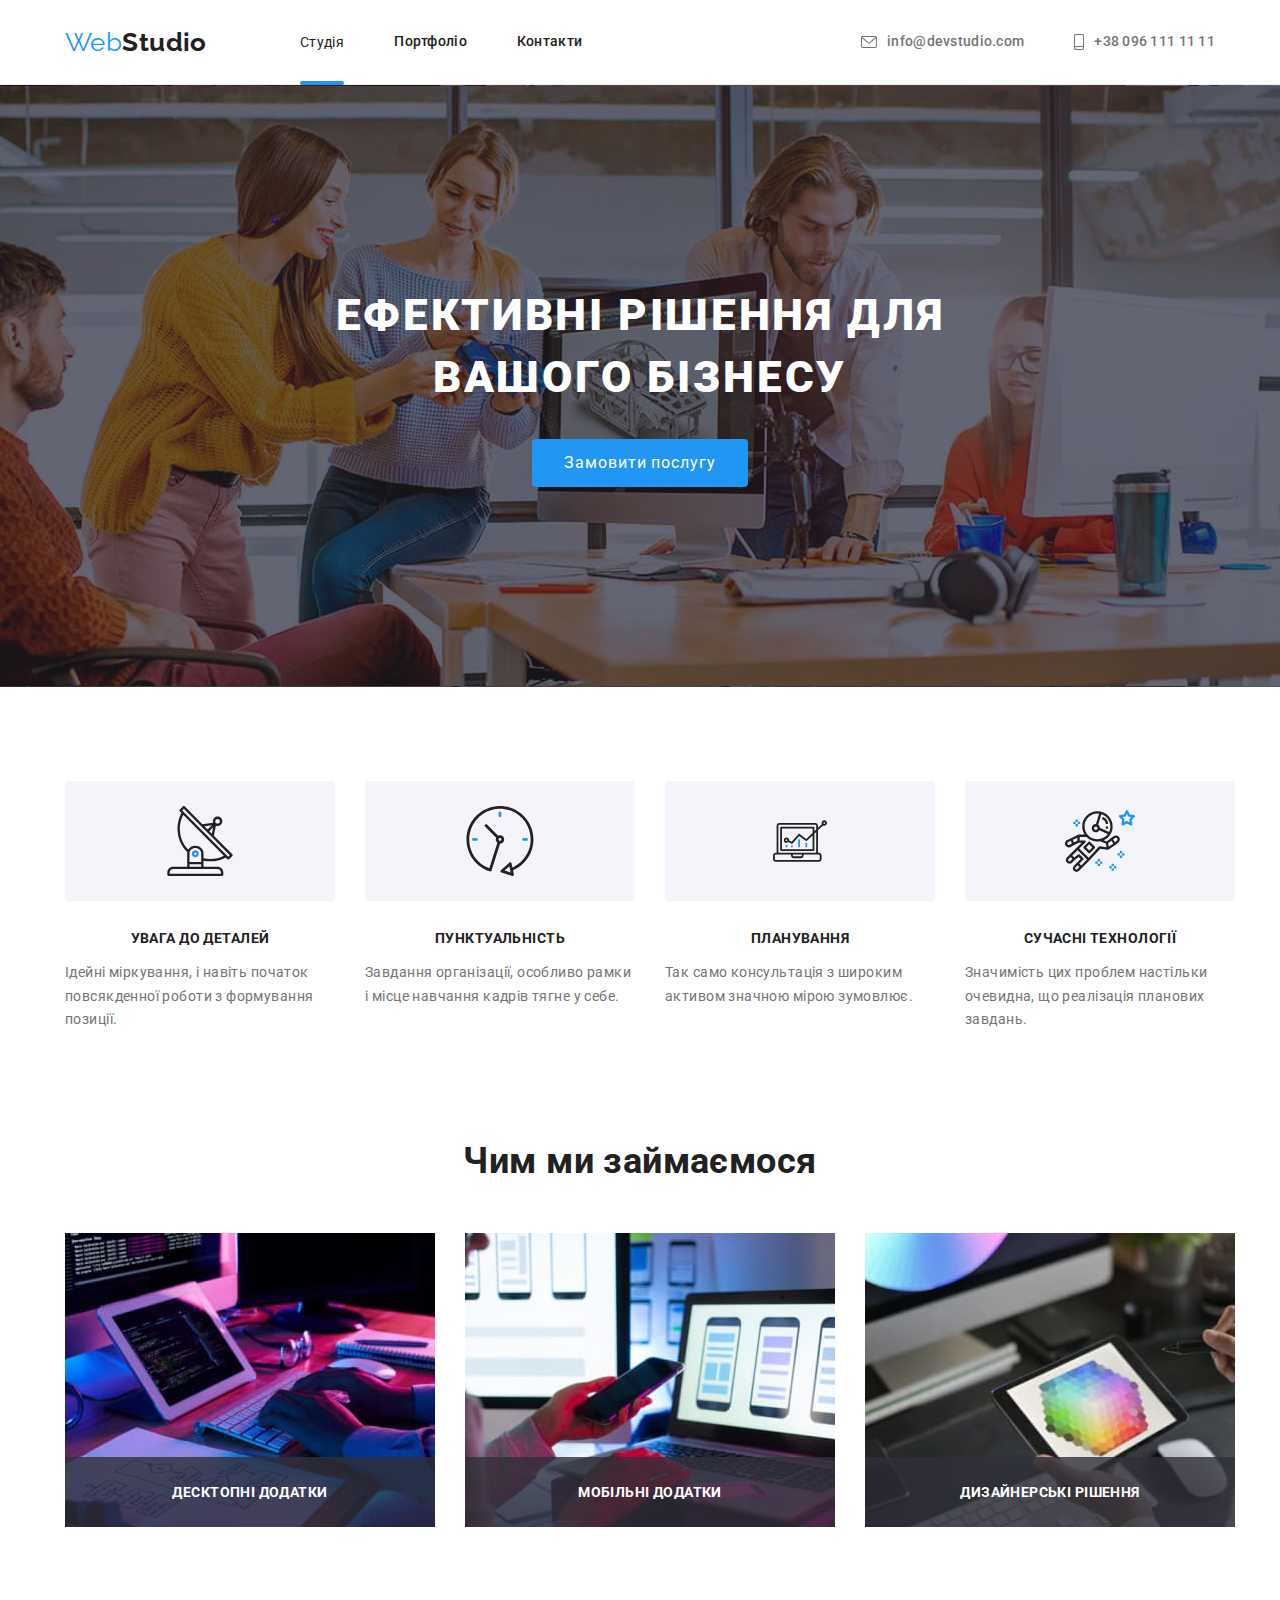
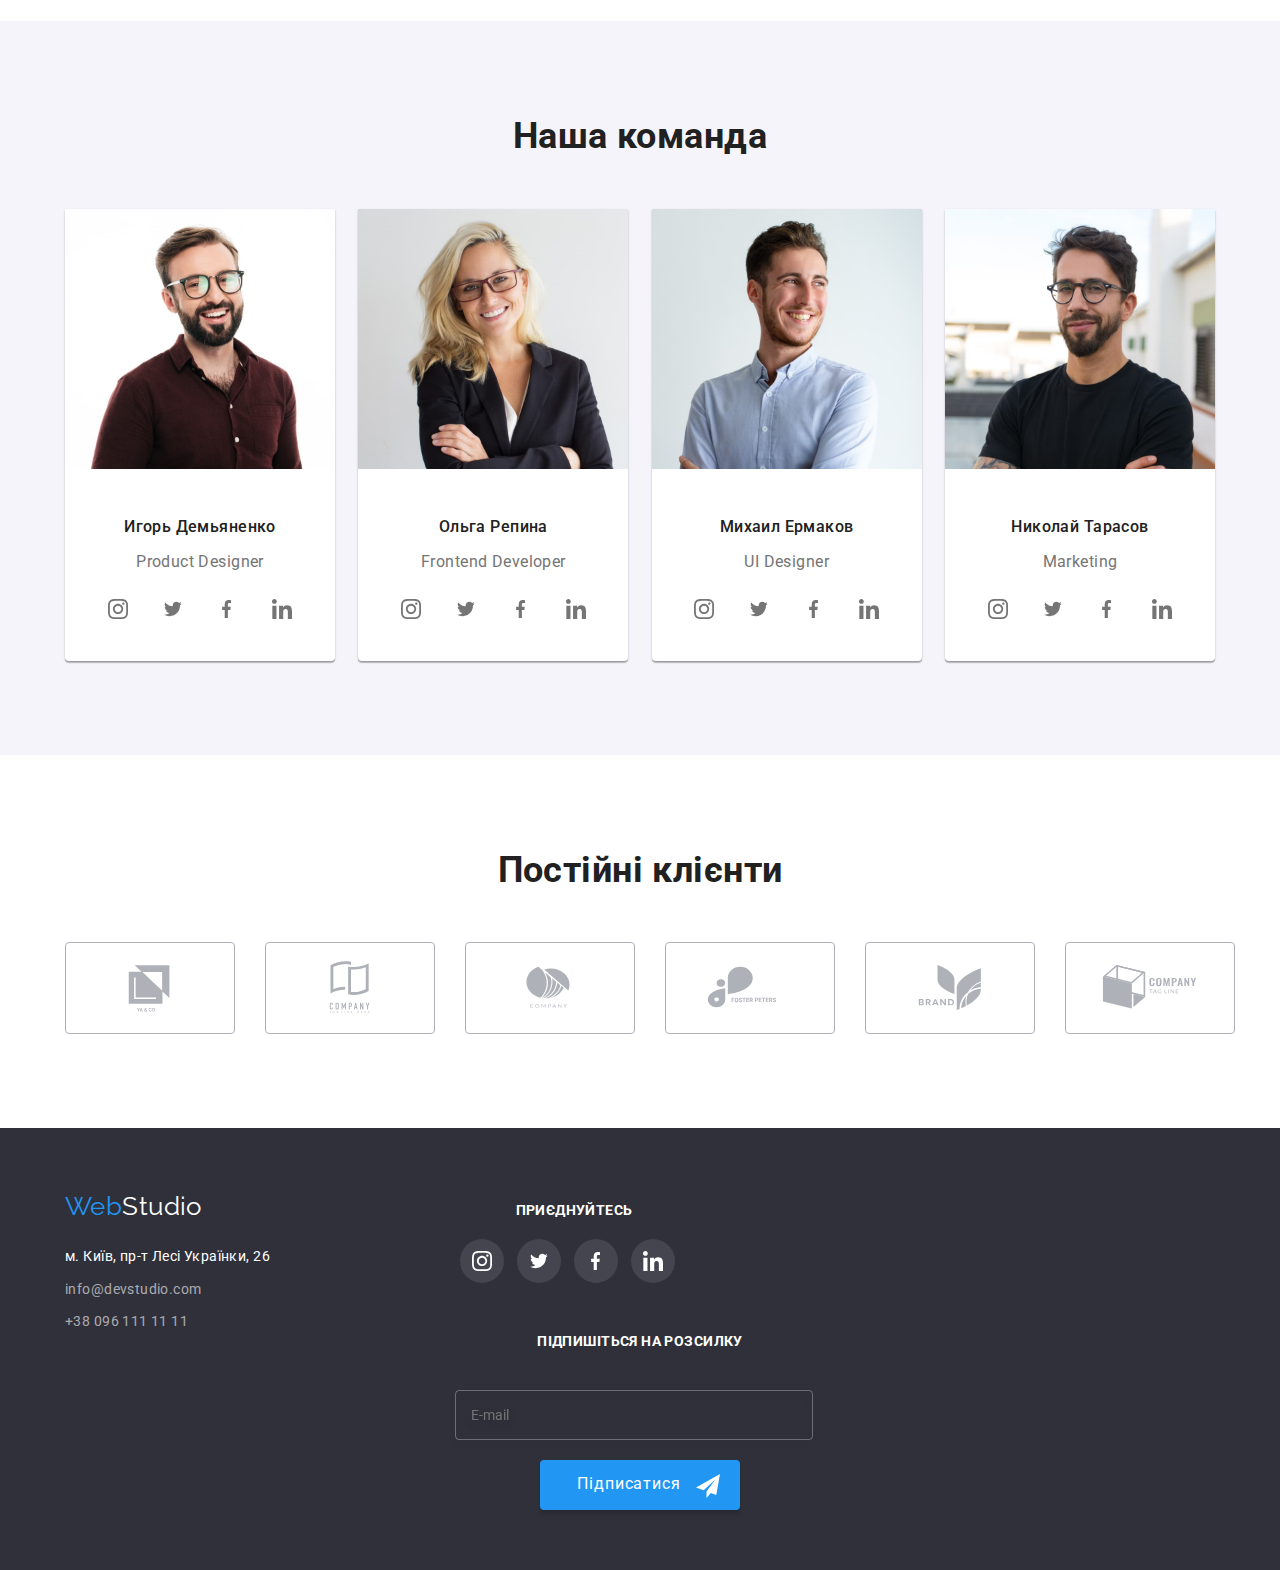
<file: index.html>
<!DOCTYPE html>
<html lang="ru">
<head>
    <meta charset="UTF-8">
    <meta http-equiv="X-UA-Compatible" content="IE=edge">
    <meta name="viewport" content="width=device-width, initial-scale=1.0">
    <link href="https://fonts.googleapis.com/css2?family=Raleway:wght@700&family=Roboto:wght@400;500;700;900&display=swap" rel="stylesheet">
    <link rel="stylesheet" href="https://cdnjs.cloudflare.com/ajax/libs/modern-normalize/1.1.0/modern-normalize.min.css">
    <link rel="stylesheet" href="./css/main.min.css">
    <title>studio</title>
</head>
<body>
 <header class="header">
         <div class="container main-nav"> 
        <nav class="main-nav">
            <a href="./index.html" class="logo list"><span>Web</span>Studio</a>
            <div class="menu-btn" data-menu-open> <svg width="40" height="40">
                <use xlink:href="./images/icons.svg#menu"></use>
            </svg></div>
        <ul class="site-nav list">
            <li class="item"><a href="./index.html" class=" header-link accent-link list">Студія</a></li>
            <li class="item"><a href="./portfolio.html" class="header-link link list">Портфоліо</a></li>
            <li class="item"><a href="#" class="link list">Контакти</a></li>
        </ul>
        </nav>
        <ul class="info-nav list">
            <li class="item"><a href="mailto:info@devstudio.com"class="item list"><svg class="letter-icon link"><use href="./images/icons.svg#letter"></use></svg>info@devstudio.com</a></li>
            <li class="item"><a href="tel:+380961111111"class="item list"><svg class="phone-icon link"><use href="./images/icons.svg#phone"></use></svg>+38 096 111 11 11</a></li>
    </ul>
</div>
    </header>
    <div class="mobile-backdrop is-hidden" data-menu>
        <div class="menu list">
            <button type="button" class="menu__btn--close" data-menu-close>
                <svg width="40" height="40" class="menu__btn--icon">
                    <use xlink:href="./images/icons.svg#close"></use>
                </svg>
            </button>
            <ul class="menu__nav list">
                <li class="menu__nav--item">
                    <a class="current" href="./index.html">Студия</a>
                </li>
                <li class="menu__nav--item">
                    <a href="./portfolio.html">Портфолио</a>
                </li>
                <li class="menu__nav--item">
                    <a href="#address">Контакты</a>
                </li>
            </ul>
            <ul class="menu__contacts list">
                <li class="menu__contacts--item menu__contacts--item--phone">
                    <a href="tel:380961111111">
                        +38 096 111 11 11
                    </a>
                </li>
                <li class="menu__contacts--item list">
                    <a href="mailto:info@devstudio.com">
                        info@devstudio.com
                    </a>
                </li>
            </ul>
            <ul class="menu__socials list">
                <li class="menu__socials--item">
                    <a href="#">
                        Instagram
                    </a>
                </li>
                <li class="menu__socials--item">
                    <a href="#">
                        Twitter
                    </a>
                </li>
                <li class="menu__socials--item">
                    <a href="#">
                        Facebook
                    </a>
                </li>
                <li class="menu__socials--item">
                    <a href="#">
                        LinkedIn
                    </a>
                </li>
            </ul>
        </div>
    </div>
    <main>
 <section class="hero">
        <h1 class="hero__title">Ефективні рішення для вашого бізнесу</h1>
        <button class="button" data-modal-open  type="button">Замовити послугу</button>
    </section>
    <section class="section about">
        <div class="container">
        <h2 class="hidden">Про нас</h2>
        <ul class="quality-list list">
            <li class="feature-list">
                <div class="quality-icon"><svg class="antenna" widht="65" height="70">
                    <use href="./images/icons.svg#antenna"></use>
                </svg>  </div> 
                <h3 class="title">УВАГА ДО ДЕТАЛЕЙ</h3>
                <p class="segment">Ідейні міркування, і навіть початок повсякденної роботи з формування позиції.</p>
            </li>
            <li class="feature-list">
                <div class="quality-icon"><svg class="clock"widht="67" height="70">
                    <use href="./images/icons.svg#clock"></use>
                </svg>   
                </div>
                <h3 class="title">ПУНКТУАЛЬНІСТЬ</h3>
                <p class="segment">Завдання організації, особливо рамки і місце навчання кадрів тягне у себе.</p>
            </li>
            <li class="feature-list">
                <div class="quality-icon"><svg class="diagram" widht="70" height="54">
                    <use href="./images/icons.svg#diagram"></use>
                </svg>   
                </div>
                <h3 class="title">ПЛАНУВАННЯ</h3>
                <p class="segment">Так само консультація з широким активом значною мірою зумовлює.</p>
            </li>
            <li class="feature-list">
                <div class="quality-icon"><svg class="astronaut" width="70" height="70">
                    <use href="./images/icons.svg#astronaut"></use>
                </svg>   
                </div>
                <h3 class="title">СУЧАСНІ ТЕХНОЛОГІЇ</h3>
                <p class="segment">Значимість цих проблем настільки очевидна, що реалізація планових завдань.</p>
            </li>
        </ul>
    </div>
    </section>
    <section class="section-work list">
        <div class="container">
        <h2 class="section__title">Чим ми займаємося</h2>
        <ul class="work list">
            <li><div class="work__app"><img src="./images/box1.jpg"alt="workflow" width="370">
            <h2 class="work__product list">Десктопні додатки</h2>
        </div></li>
            <li><div class="work__app"><img src="./images/box2.jpg" alt="workflow" width="370">
                <h2 class="work__product list">Мобільні додатки</h2>
            </div></li>
            <li><div class="work__app"><img src="./images/box3.jpg" alt="workflow" width="370">
                <h2 class="work__product list">Дизайнерські рішення</h2>
            </div></li>
        </ul>
    </div>
</section>
     <section class="section-team">
        <div class="container">
        <h2 class="section__title">Наша команда</h2>
        <ul class="member-list list">
            <li class="member">
                <img src="./images/member1.jpg" alt="teammember" width="270">
                <h3 class="title">Игорь Демьяненко</h3>
                <p class="segment">Product Designer</p>
                <div>
                    <ul class="team-media list"> 
                        <li><a href="" class="link-icon">
                        <svg class="icon" width="20" height="20">
                            <use href="./images/icons.svg#instagram"></use>
                        </svg></a></li>
                        <li><a href="" class="link-icon">
                        <svg class="icon" width="20" height="16">
                            <use href="./images/icons.svg#twitter"></use>
                        </svg></a></li>
                        <li><a href="" class="link-icon">
                        <svg class="icon" width="10" height="20">
                            <use href="./images/icons.svg#facebook"></use>
                        </svg></a></li> 
                        <li><a href="" class="link-icon">
                        <svg class="icon" width="20" height="20">
                            <use href="./images/icons.svg#linkedin"></use>
                        </svg></a></li>
                </ul></div>
            <li class="member">
                <img src="./images/member2.jpg" alt="teammember" width="270">
                <h3 class="title">Ольга Репина</h3>
                <p class="segment">Frontend Developer</p>
                <div>
                    <ul class="team-media list"> 
                        <li><a href="" class="link-icon">
                        <svg class="icon" width="20" height="20">
                            <use href="./images/icons.svg#instagram"></use>
                        </svg></a></li>
                        <li><a href="" class="link-icon">
                        <svg class="icon" width="20" height="16">
                            <use href="./images/icons.svg#twitter"></use>
                        </svg></a></li>
                        <li><a href="" class="link-icon">
                        <svg class="icon" width="10" height="20">
                            <use href="./images/icons.svg#facebook"></use>
                        </svg></a></li> 
                        <li><a href="" class="link-icon">
                        <svg class="icon" width="20" height="20">
                            <use href="./images/icons.svg#linkedin"></use>
                        </svg></a></li>
                </ul></div>
            </li>
            <li class="member">
                <img src="./images/member4.jpg" alt="teammember" width="270">
                <h3 class="title">Михаил Ермаков</h3>
                <p class="segment">UI Designer</p>
                <div>
                    <ul class="team-media list"> 
                        <li><a href="" class="link-icon">
                        <svg class="icon" width="20" height="20">
                            <use href="./images/icons.svg#instagram"></use>
                        </svg></a></li>
                        <li><a href="" class="link-icon">
                        <svg class="icon" width="20" height="16">
                            <use href="./images/icons.svg#twitter"></use>
                        </svg></a></li>
                        <li><a href="" class="link-icon">
                        <svg class="icon" width="10" height="20">
                            <use href="./images/icons.svg#facebook"></use>
                        </svg></a></li> 
                        <li><a href="" class="link-icon">
                        <svg class="icon" width="20" height="20">
                            <use href="./images/icons.svg#linkedin"></use>
                        </svg></a></li>
                </ul></div>
            </li>
            <li class="member">
                <img src="./images/member3.jpg" alt="teammember" width="270">
                <h3 class="title">Николай Тарасов</h3>
                <p class="segment">Marketing</p>
                <div>
                    <ul class="team-media list"> 
                        <li><a href="" class="link-icon">
                        <svg class="icon" width="20" height="20">
                            <use href="./images/icons.svg#instagram"></use>
                        </svg></a></li>
                        <li><a href="" class="link-icon">
                        <svg class="icon" width="20" height="16">
                            <use href="./images/icons.svg#twitter"></use>
                        </svg></a></li>
                        <li><a href="" class="link-icon">
                        <svg class="icon" width="10" height="20">
                            <use href="./images/icons.svg#facebook"></use>
                        </svg></a></li> 
                        <li><a href="" class="link-icon">
                        <svg class="icon" width="20" height="20">
                            <use href="./images/icons.svg#linkedin"></use>
                        </svg></a></li>
                </ul></div>
            </li>
        </ul>
    </div>
    </section>
    <section class="section-client">
        <div class="container">
        <h2 class="section__title">Постійні клієнти</h2>
        <ul class="company-list list">
            <li>
                <a href="" class="company-list__link">
                    <svg class="company-list__icon"  width="106" height="60">
                        <use href="./images/icons.svg#logo-1"></use>
                    </svg>
                </a>
            </li>
            <li>
                <a href="" class="company-list__link">
                    <svg class="company-list__icon" width="106" height="60">
                        <use href="./images/icons.svg#logo-2"></use>
                    </svg>
                </a>
            </li>
            <li>
                <a href="" class="company-list__link" >
                    <svg class="company-list__icon" width="106" height="60">
                        <use href="./images/icons.svg#logo-3"></use>
                    </svg>
                </a>
            </li>
            <li>
                <a href="" class="company-list__link">
                    <svg class="company-list__icon" width="106" height="60">
                        <use href="./images/icons.svg#logo-4"></use>
                    </svg>
                </a>
            </li>
            <li>
                <a href="" class="company-list__link">
                    <svg class="company-list__icon" width="106" height="60">
                        <use href="./images/icons.svg#logo-5"></use>
                    </svg>
                </a>
            </li>
            <li>
                <a href="" class="company-list__link">
                    <svg class="company-list__icon" width="106" height="60">
                        <use href="./images/icons.svg#logo-6"></use>
                    </svg>
                </a>
            </li>
            
        </ul>
    </div>
    </section>
</main> 
<footer class="footer"> 
    <div class="container flex-ftr">
        <div class="base">
    <div class="ftr-address">
    <a href="./index.html" class="footer-logo list"><span>Web</span>Studio</a>
    <address>
        <ul class="footer-info list">
            <li class="ftr-item"><a href="https://goo.gl/maps/piqngm7oDQpEDh6u6" class="address list" target="_blank" rel="noopener nofollow noreferrer">м. Київ, пр-т Лесі Українки, 26</a></li>
            <li class="ftr-item"><a href="mailto:info@devstudio.com"class="link list" list>info@devstudio.com</a></li>
            <li class="ftr-item"><a href="tel:+380961111111"class="link list">+38 096 111 11 11</a></li>
        </ul>
    </address></div>
    <div class="conect">
        <h2 class="ftr-title">приєднуйтесь</h2>
   <ul class="ftr-list list">
      <li >
       <a  class="ftr-icon" href="#">
           <svg class="icon" width="20"height="20">
               <use href="./images/icons.svg#instagram"width="20"height="20"></use>
           </svg>
       </a>
      </li>
      <li>
       <a class="ftr-icon" href="#">
           <svg class="icon" width="20"height="16">
               <use href="./images/icons.svg#twitter"></use>
           </svg>
       </a>
      </li>
      <li >
       <a class="ftr-icon" href="#">
           <svg class="icon"width="10"height="20">
               <use href="./images/icons.svg#facebook"></use>
           </svg>
       </a>
      </li>
      <li >
       <a class="ftr-icon" href="#">
           <svg class="icon" width="20"height="20">
               <use href="./images/icons.svg#linkedin"></use>
           </svg>
       </a>
      </li>
   </ul></div></div>
   <form class="ftr-form list">
    <div class="ftr-group list">
        <h2 class="ftr-title">Підпишіться на розсилку</h2>
    <input type="email" name="mail" id="mail" placeholder="E-mail">
    <button class="button btn-form-ftr" type="submit">
        Підписатися <svg class="ftr-form-icon" Width="24px" Height="24px">
            <use href="./images/icons.svg#send-form"></use>
        </svg> </button>
    </div>
   </form>
</div>

</footer>
<div class="backdrop is-hidden" data-modal>
    <div class="modal">
        <button class="close" data-modal-close> <svg width="18"height="18"><use href="./images/icons.svg#close"></use></svg> </button>
        <h2 class="group-title list">Залиште свої дані, ми вам передзвонимо</h2>
        <form  class="form">
            <div class="form-group list">
            <label for="name" class="form-label">Ім'я</label>
            <span class="form-icon"><svg  width="18px"
                height="18px">
                <use href="./images/icons.svg#person-form"></use>
            </svg></span>
            <input class="form-input" type="text" name="name" id="name" > 
        </div>
        <div class="form-group list">
            <label for="tel" class="form-label">Телефон</label>
            <span class="form-icon"><svg width="18px"
                height="18px">
                <use href="./images/icons.svg#phone-form"></use>
            </svg></span>
            <input class="form-input" type="tel" name="tel" id="tel">
        </div>
        <div class="form-group list">
            <label for="mail" class="form-label">Пошта</label>
            <span class="form-icon"><svg  width="18px"
                height="18px">
                <use href="./images/icons.svg#email-form"></use>
            </svg></span>
            <input class="form-input" type="email" name="mail" id="mail">
        </div>
        <div class="form-group-text list"> 
            <label for="coment" class="label-text">Коментар</label>
            <textarea  name="coment" id="coment" placeholder="Введіть текст"></textarea>
        </div>
        <label class="consent" for="checkbox">
            <input class="checkbox hidden" type="checkbox" name="consent" checked id="checkbox"/>
            <span class="form-consent">
              <svg class="consent-icon" width="16px" height="15px">
                <use href="./images/icons.svg#check"></use>
              </svg>
            </span>
            <span class="consent-text">Погоджуюся з розсилкою та приймаю<a class="consent-text-link" href="">  Умови договору</a></span>
        </label>
        <div class="button form-btn list">
            <button type="submit">Відправити</button>
        </div>
        </form>
        
    </div>
</div>
<script src="./js/mobile-menu.js"></script>
<script src="./js/modal.js"></script>
</body>
</html>
</file>
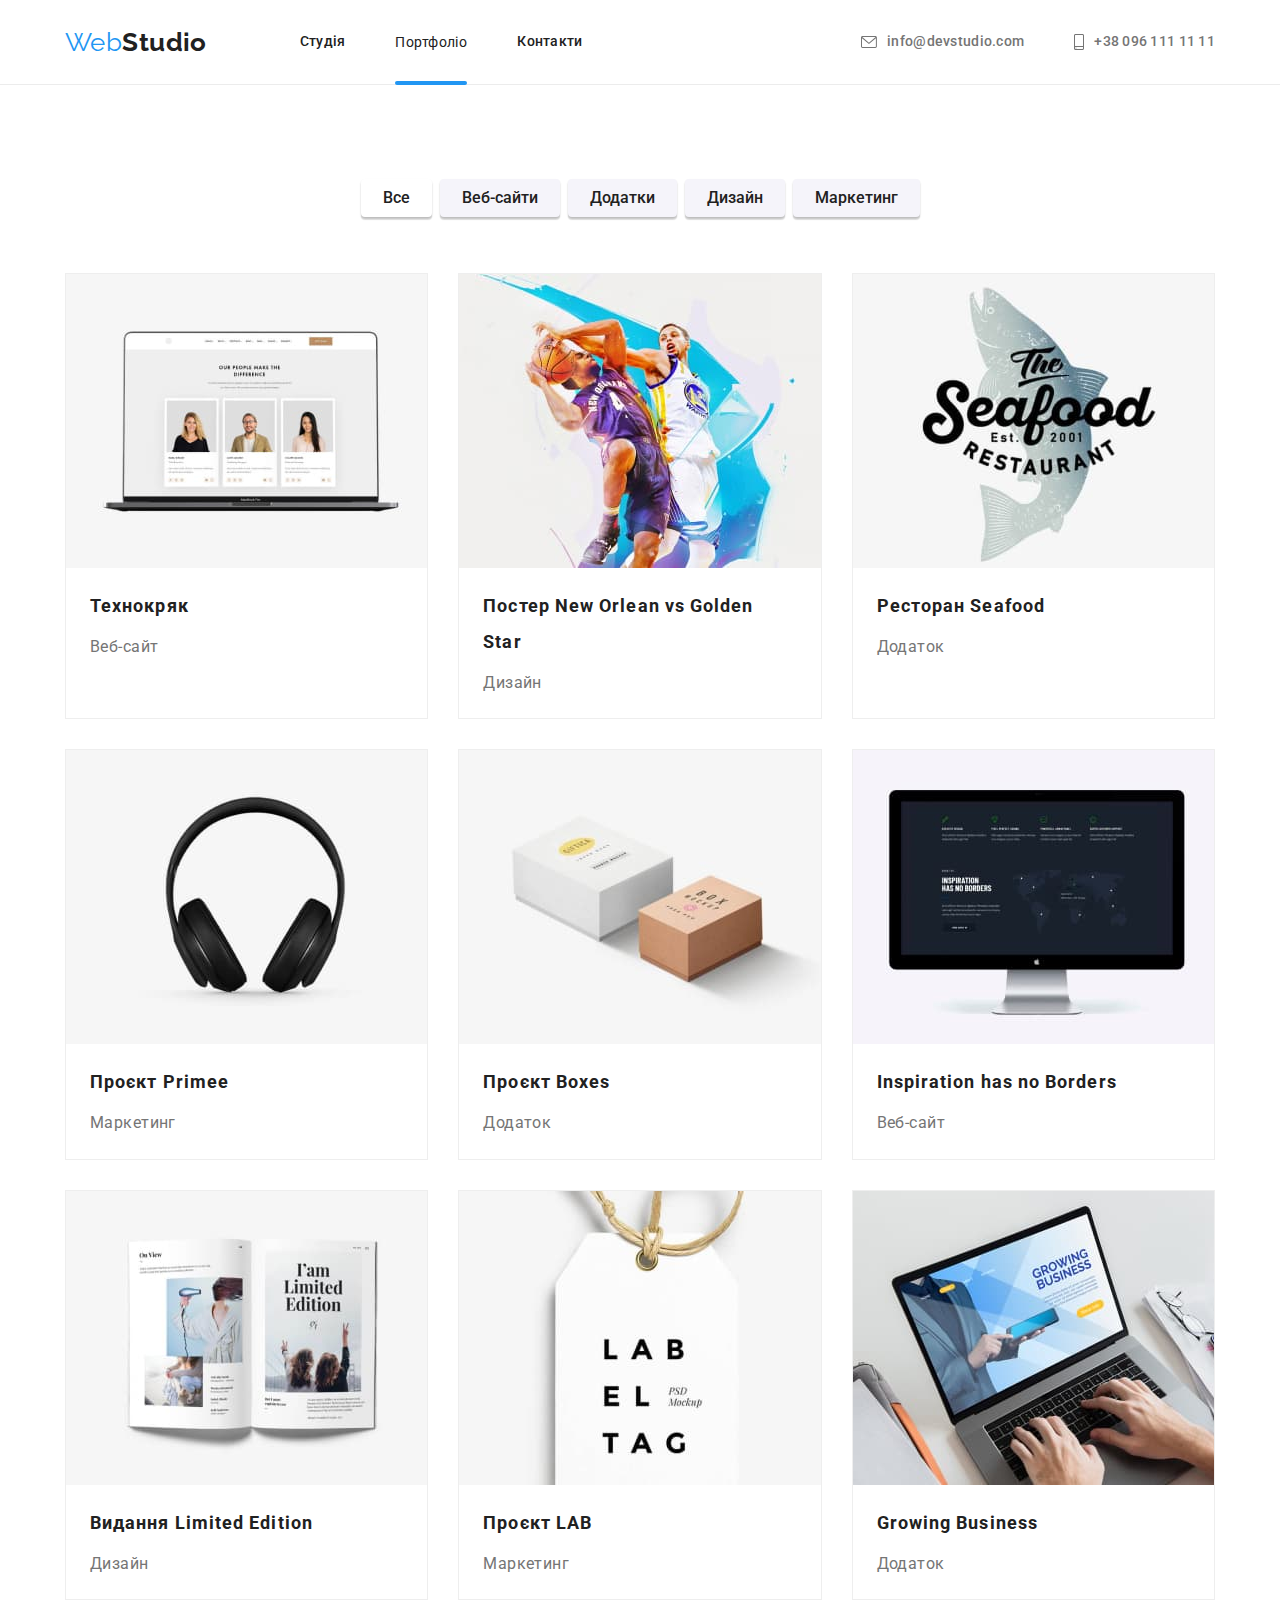
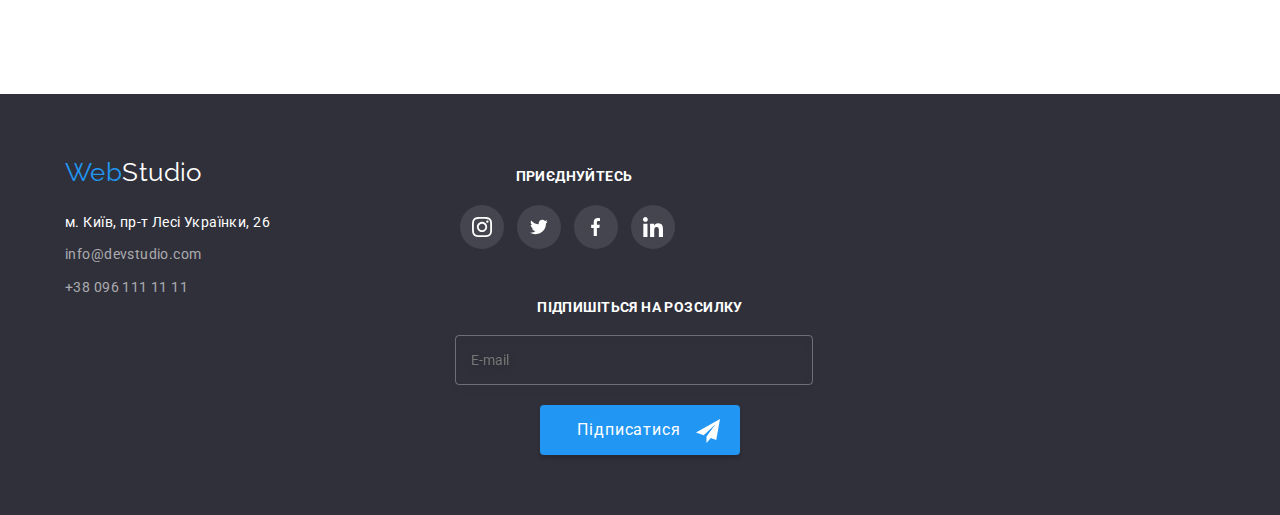
<file: portfolio.html>
<!DOCTYPE html>
<html lang="ru">
<head>
    <meta charset="UTF-8">
    <meta http-equiv="X-UA-Compatible" content="IE=edge">
    <meta name="viewport" content="width=device-width, initial-scale=1.0">
    <link href="https://fonts.googleapis.com/css2?family=Raleway:wght@700&family=Roboto:wght@400;500;700&display=swap" rel="stylesheet">
    <link rel="stylesheet" href="https://cdnjs.cloudflare.com/ajax/libs/modern-normalize/1.1.0/modern-normalize.min.css">
    <link rel="stylesheet" href="./css/main.min.css">
    <title>portfolio</title>
</head>
<body>
   <header class="header">
        <div class="container main-nav">
        <nav class="main-nav">
            <a href="./index.html" class="logo list"><span>Web</span>Studio</a>
        <ul class="site-nav list">
            <li class="item"><a href="./index.html" class="link list">Студія</a></li>
            <li class="item"><a href="./portfolio.html" class="accent-link list">Портфоліо</a></li>
            <li class="item"><a href="#" class="link list">Контакти</a></li>
        </ul>
        </nav>
        <ul class="info-nav list">
            <li class="item"><a href="mailto:info@devstudio.com"class="item list"><svg class="letter-icon link"><use href="./images/icons.svg#letter"></use></svg>info@devstudio.com</a></li>
            <li class="item"><a href="tel:+380961111111"class="item list"><svg class="phone-icon link"><use href="./images/icons.svg#phone"></use></svg>+38 096 111 11 11</a></li>
    </ul>
</div>
    </header>
    <main>
        <section class="section-project list">
            <div class="container">
            <h1 class="hidden">Портфолио</h1>
            <ul class="button-nav list">
           <li class="item"><button type="button" class="accent-btn">Все</button></li> 
           <li class="item"><button type="button">Веб-сайти</button></li> 
           <li class="item"><button type="button">Додатки</button></li> 
           <li class="item"><button type="button">Дизайн</button></li> 
           <li class="item"><button type="button">Маркетинг</button></li> 
        </ul>
        <ul class="project-list list">
            <li class="project">
                <a href="#"class="project-block list"><div class="project-thumb" >
                <img class="project-img" src="./images/project 1.jpg" alt="Проект">
                <p class="project-overlay list">Ресурс пропонує комплексні пропозиції з різним рівнем функціоналу та сервісів. Все це дозволить відвідувачу отримати вичерпні відомості про компанію чи приватну особу.</p>
            
                <h2 class="title">Технокряк</h2>
                <p class="segment">Веб-сайт</p>
        </div>
        </a></li>
            <li class="project">
                <a href="#"class="project-block list"><div class="project-thumb" >
                <img class="project-img" src="./images/project 2.jpg" alt="Проект"width: 370px>
                <p class="project-overlay list">Ресурс пропонує комплексні пропозиції з різним рівнем функціоналу та сервісів. Все це дозволить відвідувачу отримати вичерпні відомості про компанію чи приватну особу.</p>
                <h2 class="title">Постер New Orlean vs Golden Star</h2>
                <p class="segment">Дизайн</p>
            </div>
            </a></li>
            <li class="project">
                <a href="#"class="project-block list"><div class="project-thumb" >
                <img class="project-img" src="./images/project 3.jpg" alt="Проект"width: 370px>
                <p class="project-overlay list">Ресурс пропонує комплексні пропозиції з різним рівнем функціоналу та сервісів. Все це дозволить відвідувачу отримати вичерпні відомості про компанію чи приватну особу.</p>
                <h2 class="title">Ресторан Seafood</h2>
                <p class="segment">Додаток</p>
            </div>
            </a></li>
            <li class="project">
                <a href="#"class="project-block list"><div class="project-thumb" >
                <img class="project-img" src="./images/project 4.jpg" alt="Проект"width: 370px>
                <p class="project-overlay list">Ресурс пропонує комплексні пропозиції з різним рівнем функціоналу та сервісів. Все це дозволить відвідувачу отримати вичерпні відомості про компанію чи приватну особу.</p>
                <h2 class="title">Проєкт Primee</h2>
                <p class="segment">Маркетинг</p>
            </div>
            </a></li>
            <li class="project">
                <a href="#"class="project-block list"><div class="project-thumb" >
                <img class="project-img" src="./images/project 5.jpg" alt="Проект"width: 370px>
                <p class="project-overlay list">Ресурс пропонує комплексні пропозиції з різним рівнем функціоналу та сервісів. Все це дозволить відвідувачу отримати вичерпні відомості про компанію чи приватну особу.</p>
                <h2 class="title">Проєкт Boxes</h2>
                <p class="segment">Додаток</p>
            </div>
            </a></li>
            <li class="project">
                <a href="#"class="project-block list"><div class="project-thumb" >
                <img class="project-img" src="./images/project 6.jpg" alt="Проект"width: 370px>
                <p class="project-overlay list">Ресурс пропонує комплексні пропозиції з різним рівнем функціоналу та сервісів. Все це дозволить відвідувачу отримати вичерпні відомості про компанію чи приватну особу.</p>
                <h2 class="title">Inspiration has no Borders</h2>
                <p class="segment">Веб-сайт</p>
            </div>
            </a></li>
            <li class="project">
                <a href="#"class="project-block list"><div class="project-thumb" >
                <img class="project-img" src="./images/project 7.jpg" alt="Проект"width: 370px>
                <p class="project-overlay list">Ресурс пропонує комплексні пропозиції з різним рівнем функціоналу та сервісів. Все це дозволить відвідувачу отримати вичерпні відомості про компанію чи приватну особу.</p>
                <h2 class="title">Видання Limited Edition</h2>
                <p class="segment">Дизайн</p>
            </div>
            </a></li>
            <li class="project">
                <a href="#"class="project-block list"><div class="project-thumb" >
                <img class="project-img" src="./images/project 8.jpg" alt="Проект"width: 370px>
                <p class="project-overlay list">Ресурс пропонує комплексні пропозиції з різним рівнем функціоналу та сервісів. Все це дозволить відвідувачу отримати вичерпні відомості про компанію чи приватну особу.</p>
                <h2 class="title">Проєкт LAB</h2>
                <p class="segment">Маркетинг</p>
            </div>
            </a></li>
            <li class="project">
                <a href="#"class="project-block list"><div class="project-thumb" >
                <img class="project-img" src="./images/project 9.jpg" alt="Проект"width: 370px>
                <p class="project-overlay list">Ресурс пропонує комплексні пропозиції з різним рівнем функціоналу та сервісів. Все це дозволить відвідувачу отримати вичерпні відомості про компанію чи приватну особу.</p>
                <h2 class="title">Growing Business</h2>
                <p class="segment">Додаток</p>
            </div>
            </a></li>
        </ul>
    </div>
    </section>
    </main>
   <footer class="footer">
        <div class="container flex-ftr">
            <div class="base">
        <div class="ftr-address">
        <a href="./index.html" class="footer-logo list"><span>Web</span>Studio</a>
        <address>
            <ul class="footer-info list">
                <li class="ftr-item"><a href="https://goo.gl/maps/piqngm7oDQpEDh6u6" class="address list" target="_blank" rel="noopener nofollow noreferrer">м. Київ, пр-т Лесі Українки, 26</a></li>
                <li class="ftr-item"><a href="mailto:info@devstudio.com"class="link list" list>info@devstudio.com</a></li>
                <li class="ftr-item"><a href="tel:+380961111111"class="link list">+38 096 111 11 11</a></li>
            </ul>
        </address></div>
        <div class="conect">
            <h2 class="ftr-title">приєднуйтесь</h2>
       <ul class="ftr-list list">
          <li >
           <a class="ftr-icon" href="">
               <svg class="icon" width="20"height="20">
                   <use href="./images/icons.svg#instagram"width="20"height="20"></use>
               </svg>
           </a>
          </li>
          <li>
           <a class="ftr-icon" href="">
               <svg class="icon" width="20"height="16">
                   <use href="./images/icons.svg#twitter"></use>
               </svg>
           </a>
          </li>
          <li >
           <a class="ftr-icon" href="" >
               <svg class="icon"width="10"height="20">
                   <use href="./images/icons.svg#facebook"></use>
               </svg>
           </a>
          </li>
          <li >
           <a class="ftr-icon" href="">
               <svg class="icon" width="20"height="20">
                   <use href="./images/icons.svg#linkedin"></use>
               </svg>
           </a>
          </li>
       </ul></div></div>
       <form class="ftr-form list">
        <h2 class="ftr-title">Підпишіться на розсилку</h2>
        <div class="ftr-group list">
        <input type="email" name="mail" id="mail" placeholder="E-mail">
        <button class="button btn-form-ftr" type="submit">
            Підписатися <svg class=" ftr-form-icon" Width="24px" Height="24px">
                <use href="./images/icons.svg#send-form"></use>
            </svg> </button>
        </div>
       </form>
    </div>
    
    </footer>
    <script src="./js/mobile-menu.js"></script>
</body>
</html>
</file>
<file: css/main.min.css>
:root{--title-text-color: #212121;--additional-text-color:#757575;--accent-color:#2196F3;--secondary-color:#FFFFFF;--anim-speed: 250ms}.hidden{position:absolute;width:1px;height:1px;margin:-1px;border:0;padding:0;white-space:nowrap;-webkit-clip-path:inset(100%);clip-path:inset(100%);clip:rect(0 0 0 0);overflow:hidden}body{font-family:"Roboto",sans-serif;font-size:14px;letter-spacing:.03em;color:var(--title-text-color);background-color:var(--secondary-color)}.list{padding:0;margin:0;list-style-type:none;text-decoration:none}.list a{text-decoration:none;color:inherit}.section .title{color:var(--title-text-color);line-height:1.1;font-size:14px;text-transform:uppercase}.section__title{margin-top:0;margin-bottom:50px;font-size:36px;line-height:1.2;text-align:center}.section .segment{color:var(--additional-text-color);line-height:1.7}.container{padding-left:15px;padding-right:15px;margin:0 auto}@media screen and (min-width: 480px){.container{width:450px}}@media screen and (min-width: 768px){.container{width:738px}}@media screen and (min-width: 1200px){.container{width:1180px}}.button{font-weight:700px;font-size:16px;border-radius:4px;text-align:center;-webkit-box-align:center;-ms-flex-align:center;align-items:center;letter-spacing:.06em;border-style:none;cursor:pointer}.backdrop{position:fixed;top:0;width:0;width:100%;height:100%;background-color:rgba(0,0,0,.2);-webkit-transition:opacity var(--anim-speed),visibility var(--anim-speed);transition:opacity var(--anim-speed),visibility var(--anim-speed);-webkit-transition-timing-function:cubic-bezier(0.4, 0, 0.2, 1);transition-timing-function:cubic-bezier(0.4, 0, 0.2, 1)}.backdrop.is-hidden{opacity:0;visibility:hidden;pointer-events:none}.modal{position:absolute;top:50%;left:50%;-webkit-transform:translate(-50%, -50%);transform:translate(-50%, -50%);min-width:528px;min-height:581px;background-color:var(--secondary-color);-webkit-box-shadow:0px 1px 3px rgba(0,0,0,.12),0px 1px 1px rgba(0,0,0,.14),0px 2px 1px rgba(0,0,0,.2);box-shadow:0px 1px 3px rgba(0,0,0,.12),0px 1px 1px rgba(0,0,0,.14),0px 2px 1px rgba(0,0,0,.2);border-radius:4px}@media screen and (max-width: 758px){.modal{width:450px}}.close{display:-webkit-box;display:-ms-flexbox;display:flex;-webkit-box-align:center;-ms-flex-align:center;align-items:center;-webkit-box-pack:center;-ms-flex-pack:center;justify-content:center;background-color:var(--secondary-color);border:1px solid rgba(0,0,0,.1);border-radius:50%;width:30px;height:30px;margin-top:8px;margin-right:8px;margin-left:auto;-webkit-transition:var(--anim-speed);transition:var(--anim-speed);-webkit-transition-timing-function:cubic-bezier(0.4, 0, 0.2, 1);transition-timing-function:cubic-bezier(0.4, 0, 0.2, 1)}.close:focus,.close:hover{fill:var(--accent-color);border-color:var(--accent-color)}.project-overlay{position:absolute;bottom:0;left:0;-webkit-transform:translateY(100%);transform:translateY(100%);width:100%;height:294px;padding:63px 24px;font-size:18px;line-height:1.5;color:#fff;background-color:rgba(33,150,243,.9);-webkit-transition:-webkit-transform var(--anim-speed);transition:-webkit-transform var(--anim-speed);transition:transform var(--anim-speed);transition:transform var(--anim-speed), -webkit-transform var(--anim-speed);-webkit-transition-timing-function:cubic-bezier(0.4, 0, 0.2, 1);transition-timing-function:cubic-bezier(0.4, 0, 0.2, 1)}.project-thumb:hover .project-overlay{-webkit-transform:translateY(-114px);transform:translateY(-114px)}.menu-btn-icon{background:none}.no-scroll{overflow-y:hidden}.mobile-backdrop{position:fixed;z-index:1;left:0;top:0;width:100%;height:100%;overflow:auto;display:grid;place-items:center;overflow:hidden;background:rgba(0,0,0,.2);-webkit-transition:top .25s cubic-bezier(0.4, 0, 0.2, 1),opacity .25s cubic-bezier(0.4, 0, 0.2, 1);transition:top .25s cubic-bezier(0.4, 0, 0.2, 1),opacity .25s cubic-bezier(0.4, 0, 0.2, 1)}.is-hidden{top:100%;visibility:none;opacity:0;pointer-events:none}.menu{position:relative;width:100%;height:100vh;padding:48px 40px;-webkit-box-shadow:0px 1px 3px rgba(0,0,0,.12),0px 1px 1px rgba(0,0,0,.14),0px 2px 1px rgba(0,0,0,.2);box-shadow:0px 1px 3px rgba(0,0,0,.12),0px 1px 1px rgba(0,0,0,.14),0px 2px 1px rgba(0,0,0,.2);background:#fff}.menu__btn--close{position:absolute;right:21px;top:21px;background:#fff;-webkit-transition:color .25s cubic-bezier(0.4, 0, 0.2, 1);transition:color .25s cubic-bezier(0.4, 0, 0.2, 1);border-style:none}.menu__btn--close:hover{color:var(--accent-color)}.menu__btn--icon{display:block}.menu__nav--item{margin-bottom:32px}.menu__nav--item .current{position:relative;color:var(--accent-color)}.menu__nav--item a{font-size:40px;font-weight:500;line-height:1.15;letter-spacing:.02em;-webkit-transition:color .25s cubic-bezier(0.4, 0, 0.2, 1);transition:color .25s cubic-bezier(0.4, 0, 0.2, 1)}.menu__nav--item a:hover,.menu__nav--item a:focus{color:var(--accent-color)}.menu__contacts{position:absolute;bottom:134px}.menu__contacts--item{margin-bottom:32px}.menu__contacts--item:last-child{margin-bottom:0}.menu__contacts--item a{color:var(--additional-text-color);font-weight:500;font-size:24px;line-height:1.16;letter-spacing:.02em}.menu__contacts--item--phone a{color:var(--accent-color);font-size:34px}.menu__socials{position:absolute;bottom:48px;display:-webkit-box;display:-ms-flexbox;display:flex;-webkit-box-align:center;-ms-flex-align:center;align-items:center;-webkit-box-pack:center;-ms-flex-pack:center;justify-content:center}.menu__socials--item{margin-right:10px}.menu__socials--item:last-child{margin-right:0}.menu__socials--item a{font-weight:500;font-size:18px;line-height:1.2;letter-spacing:.02em;color:var(--accent-color)}.header{padding:24px;border-bottom:1px solid #ececec}.logo{color:var(--title-text-color);font-family:"Raleway";font-weight:700;font-size:26px;line-height:1.2}.logo span{color:var(--accent-color);font-weight:400;line-height:1.4}.main-nav{display:-webkit-box;display:-ms-flexbox;display:flex;-webkit-box-align:center;-ms-flex-align:center;align-items:center}.main-nav .menu-btn{display:none}@media screen and (max-width: 768px){.main-nav{display:-webkit-box;display:-ms-flexbox;display:flex;-webkit-box-pack:justify;-ms-flex-pack:justify;justify-content:space-between;width:100%}.main-nav .menu-btn{display:block}}@media(max-width: 768px){.main-nav .site-nav{display:none}}.site-nav{display:-webkit-box;display:-ms-flexbox;display:flex;margin-left:93px}.site-nav .item:not(:last-child){margin-right:50px;position:relative}.site-nav .accent-link{display:block;padding-top:8px;padding-bottom:8px}.site-nav .accent-link::after{content:"";position:absolute;bottom:-27px;display:block;width:100%;height:4px;border-radius:2px;background-color:var(--accent-color)}.site-nav .link{display:block;padding-top:8px;padding-bottom:8px;color:var(--title-text-color);font-weight:500;line-height:1.1;letter-spacing:.02em}.site-nav.link:hover,.site-nav.link:focus{color:var(--accent-color)}.accent-link{color:var(--accent-color)}.info-nav{display:-webkit-box;display:-ms-flexbox;display:flex;margin-left:auto}.info-nav .item{display:-webkit-box;display:-ms-flexbox;display:flex;-webkit-box-align:center;-ms-flex-align:center;align-items:center}.info-nav .item{color:var(--additional-text-color);font-weight:500;line-height:1.1;letter-spacing:.02em;-webkit-transition-property:color;transition-property:color;-webkit-transition-duration:var(--anim-speed);transition-duration:var(--anim-speed);-webkit-transition-timing-function:cubic-bezier(0.4, 0, 0.2, 1);transition-timing-function:cubic-bezier(0.4, 0, 0.2, 1)}@media(max-width: 1200px){.info-nav{display:-webkit-box;display:-ms-flexbox;display:flex;-webkit-box-orient:vertical;-webkit-box-direction:normal;-ms-flex-direction:column;flex-direction:column;margin-left:96px;gap:10px}.info-nav .item{-webkit-box-align:center;-ms-flex-align:center;align-items:center}}@media(max-width: 768px){.info-nav{display:none}}.info-nav .item:hover{color:var(--accent-color)}.info-nav .item a{color:inherit}@media screen and (min-width: 1200px){.info-nav .item+.item{margin-left:50px}}.info-nav .link{margin-right:10px}.letter-icon{width:16px;height:12px;fill:currentColor;margin-right:10px}.phone-icon{width:10px;height:16px;fill:currentColor}.hero{padding:200px 0;text-align:center;margin-left:auto;margin-right:auto;background-color:#2f303a;background-image:-webkit-gradient(linear, left top, right top, from(rgba(47, 48, 58, 0.4)), to(rgba(47, 48, 58, 0.4))),url(../images/background.jpg);background-image:linear-gradient(to right, rgba(47, 48, 58, 0.4), rgba(47, 48, 58, 0.4)),url(../images/background.jpg);background-position:center}.hero__title{width:696px;margin-bottom:30px;margin-top:0;font-size:44px;margin-right:auto;margin-left:auto;color:var(--secondary-color);font-weight:900;line-height:1.4;text-transform:uppercase;letter-spacing:.06em}@media screen and (max-width: 1200px){.hero__title{font-size:26px;max-width:360px}}.hero .button{padding:10px 32px;background-color:var(--accent-color);color:var(--secondary-color);font-family:inherit;line-height:1.8}.form{width:448px;margin-left:auto;margin-right:auto}.group-title{margin-bottom:30px;font-size:20px;line-height:1.1;text-align:center;color:var(--title-text-color)}.form-group{display:-webkit-box;display:-ms-flexbox;display:flex;-webkit-box-orient:vertical;-webkit-box-direction:normal;-ms-flex-direction:column;flex-direction:column;margin-bottom:28px;position:relative}.form-group input{border-radius:4px;border:1px solid rgba(33,33,33,.2);height:40px;font-size:16px;padding-left:42px;padding-right:15px;-webkit-transition:var(--anim-speed);transition:var(--anim-speed);-webkit-transition-timing-function:cubic-bezier(0.4, 0, 0.2, 1);transition-timing-function:cubic-bezier(0.4, 0, 0.2, 1);outline:none}.form-group:focus-within>.form-icon{fill:var(--accent-color)}.form-label{margin-bottom:4px;font-size:12px;line-height:1.1;color:var(--additional-text-color)}.form-icon{position:absolute;top:50%;left:5%;-webkit-transform:translate(-50%);transform:translate(-50%);display:inline-block;-webkit-transition:var(--anim-speed);transition:var(--anim-speed);-webkit-transition-timing-function:cubic-bezier(0.4, 0, 0.2, 1);transition-timing-function:cubic-bezier(0.4, 0, 0.2, 1)}.form-icon:hover{fill:#2196f3}.label-text{font-size:12px;line-height:1.1;color:var(--additional-text-color)}.form-input:focus{border-color:var(--accent-color)}.form-group-text textarea:focus{border-color:var(--accent-color)}.form-group-text textarea{width:448px;resize:none;border:1px solid rgba(33,33,33,.2);border-radius:4px;height:120px;font-size:12px;line-height:1.1px;color:rgba(117,117,117,.5);padding:18px 16px;margin-top:4px;margin-bottom:20px;outline:none;-webkit-transition:var(--anim-speed);transition:var(--anim-speed);-webkit-transition-timing-function:cubic-bezier(0.4, 0, 0.2, 1);transition-timing-function:cubic-bezier(0.4, 0, 0.2, 1)}.consent{display:-webkit-box;display:-ms-flexbox;display:flex;-webkit-box-pack:center;-ms-flex-pack:center;justify-content:center;-webkit-box-align:center;-ms-flex-align:center;align-items:center;margin-bottom:30px;gap:8px;color:var(--secondary-color)}.form-consent{display:-webkit-inline-box;display:-ms-inline-flexbox;display:inline-flex;-webkit-box-align:center;-ms-flex-align:center;align-items:center;-webkit-box-pack:center;-ms-flex-pack:center;justify-content:center;width:16px;height:15px;outline:2px solid var(--title-text-color);outline-offset:-2px;border-radius:2px;-webkit-transition:var(--anim-speed);transition:var(--anim-speed);-webkit-transition-timing-function:cubic-bezier(0.4, 0, 0.2, 1);transition-timing-function:cubic-bezier(0.4, 0, 0.2, 1)}.checkbox:checked+.form-consent{outline-color:var(--accent-color);background-color:var(--accent-color)}.consent-text{-webkit-user-select:none;-moz-user-select:none;-ms-user-select:none;user-select:none;color:var(--additional-text-color)}.consent-text-link{color:var(--accent-color)}.form-btn button{padding:10px 52px;background-color:var(--accent-color);-webkit-box-shadow:0px 4px 4px rgba(0,0,0,.15);box-shadow:0px 4px 4px rgba(0,0,0,.15);color:var(--secondary-color);margin-bottom:40px;-webkit-transition:var(--anim-speed);transition:var(--anim-speed);-webkit-transition-timing-function:cubic-bezier(0.4, 0, 0.2, 1);transition-timing-function:cubic-bezier(0.4, 0, 0.2, 1);font-family:"Roboto";line-height:1.9;border-style:none}.form-btn button:hover,.form-btn button:focus{background-color:#188ce8}.about{padding-top:60px}@media screen and (min-width: 1200px){.about{padding-top:94px}}@media screen and (min-width: 768px){.quality-list{display:grid;grid-template-columns:1fr 1fr;gap:30px}}@media screen and (min-width: 1200px){.quality-list{display:-webkit-box;display:-ms-flexbox;display:flex;gap:30px}}.feature-list{width:100%}@media screen and (min-width: 480px){.feature-list .title{max-width:270px;text-align:center;margin-left:auto;margin-right:auto}}@media screen and (min-width: 480px){.feature-list .segment{max-width:450px}}.quality-icon{height:120px;display:-webkit-box;display:-ms-flexbox;display:flex;-webkit-box-align:center;-ms-flex-align:center;align-items:center;-webkit-box-pack:center;-ms-flex-pack:center;justify-content:center;background-color:#f5f4fa;border-radius:4px;margin-bottom:30px;fill:var(--title-text-color)}@media screen and (min-width: 768px){.quality-icon{width:auto}}@media screen and (min-width: 1200px){.quality-icon{width:270px}}.section-work{padding:94px 0}@media screen and (min-width: 320px){.section-work{display:none}}@media screen and (min-width: 768px){.section-work{display:none}}@media screen and (min-width: 1200px){.section-work{display:-webkit-box;display:-ms-flexbox;display:flex}}.work{display:-webkit-box;display:-ms-flexbox;display:flex;gap:30px}.work__app{position:relative;width:370px;display:-webkit-box;display:-ms-flexbox;display:flex;text-align:center}.work__product{display:-webkit-box;display:-ms-flexbox;display:flex;-webkit-box-pack:center;-ms-flex-pack:center;justify-content:center;-webkit-box-align:center;-ms-flex-align:center;align-items:center;position:absolute;width:370px;bottom:0;padding-top:27px;padding-bottom:27px;font-size:14px;line-height:1,1;text-transform:uppercase;color:var(--secondary-color);background:rgba(47,48,58,.8)}.section-team{padding:94px 0;background-color:#f5f4fa}.section-team .title{padding-top:30px;font-weight:500;font-size:16px;line-height:1,2px}.section-team .segment{margin-top:0;margin-bottom:0;color:var(--additional-text-color);font-size:16px;line-height:1.2}.section-team .member{width:270px;background-color:var(--secondary-color);-webkit-box-shadow:0px 1px 3px rgba(0,0,0,.12),0px 1px 1px rgba(0,0,0,.14),0px 2px 1px rgba(0,0,0,.2);box-shadow:0px 1px 3px rgba(0,0,0,.12),0px 1px 1px rgba(0,0,0,.14),0px 2px 1px rgba(0,0,0,.2);border-radius:0px 0px 4px 4px;text-align:center}@media screen and (max-width: 1200px){.section-team .member{width:auto}.section-team .member img{width:100%}}.section-team .member-list{display:-webkit-box;display:-ms-flexbox;display:flex;-webkit-box-pack:justify;-ms-flex-pack:justify;justify-content:space-between}@media screen and (max-width: 1200px){.section-team .member-list{display:grid;grid-template-columns:1fr 1fr;gap:30px}}@media screen and (max-width: 480px){.section-team .member-list{grid-template-columns:1fr}}.section-team .team-media{display:-webkit-box;display:-ms-flexbox;display:flex;-webkit-box-pack:space-evenly;-ms-flex-pack:space-evenly;justify-content:space-evenly;padding-left:20px;padding-right:20px;margin-top:16px;padding-bottom:30px}.section-team .link-icon{display:-webkit-box;display:-ms-flexbox;display:flex;-webkit-box-pack:center;-ms-flex-pack:center;justify-content:center;-webkit-box-align:center;-ms-flex-align:center;align-items:center;width:44px;height:44px;border-radius:50%;fill:#757575;-webkit-transition:color var(--anim-speed) ease-in-out,background-color var(--anim-speed) ease-in-out;transition:color var(--anim-speed) ease-in-out,background-color var(--anim-speed) ease-in-out;-webkit-transition-timing-function:cubic-bezier(0.4, 0, 0.2, 1);transition-timing-function:cubic-bezier(0.4, 0, 0.2, 1)}.section-team .link-icon:hover,.section-team .link-icon:focus{background-color:#2196f3;fill:#ececec}.section-client{padding:94px 0}.company-list{display:-webkit-box;display:-ms-flexbox;display:flex;gap:30px}.company-list__link{display:-webkit-box;display:-ms-flexbox;display:flex;-webkit-box-pack:center;-ms-flex-pack:center;justify-content:center;-webkit-box-align:center;-ms-flex-align:center;align-items:center;width:170px;height:92px;border:1px solid #afb1b8;border-radius:4px;fill:#afb1b8;-webkit-transition:fill var(--anim-speed) ease-in-out,border var(--anim-speed) ease-in-out;transition:fill var(--anim-speed) ease-in-out,border var(--anim-speed) ease-in-out;-webkit-transition-timing-function:cubic-bezier(0.4, 0, 0.2, 1);transition-timing-function:cubic-bezier(0.4, 0, 0.2, 1)}.company-list__link:hover,.company-list__link:focus{border:1px solid var(--accent-color);fill:var(--accent-color)}@media screen and (max-width: 1200px){.company-list{display:grid;grid-template-columns:1fr 1fr 1fr}.company-list__link{width:100%}}@media screen and (max-width: 480px){.company-list{display:grid;grid-template-columns:1fr 1fr}}@media screen and (max-width: 1200px){.flex-ftr{display:grid;grid-template-columns:1fr 1fr;gap:60px}}@media screen and (max-width: 768px){.flex-ftr{grid-template-columns:1fr}}@media screen and (min-width: 480px){.flex-ftr{display:-webkit-box;display:-ms-flexbox;display:flex;-webkit-box-orient:vertical;-webkit-box-direction:normal;-ms-flex-direction:column;flex-direction:column}}.footer{padding:60px 0;background-color:#2f303a}.footer address{margin-top:20px}.ftr-address{display:block}@media screen and (max-width: 1200px){.ftr-address{margin:0;text-align:center}}.footer-logo{color:var(--secondary-color);font-family:"Raleway";font-weight:700px;font-size:26px;line-height:1.2}.footer-logo span{color:var(--accent-color);font-weight:400;line-height:1.4}.ftr-item:not(:first-child){margin-top:9px}.footer-info .address{color:var(--secondary-color);font-style:normal;line-height:1.7;-webkit-transition:color var(--anim-speed) ease-in-out,background-color var(--anim-speed) ease-in-out;transition:color var(--anim-speed) ease-in-out,background-color var(--anim-speed) ease-in-out;-webkit-transition-timing-function:cubic-bezier(0.4, 0, 0.2, 1);transition-timing-function:cubic-bezier(0.4, 0, 0.2, 1)}.footer-info .link{display:block;margin-top:9px;color:rgba(255,255,255,.6);font-style:normal;line-height:1.7;-webkit-transition:color var(--anim-speed) ease-in-out,background-color var(--anim-speed) ease-in-out;transition:color var(--anim-speed) ease-in-out,background-color var(--anim-speed) ease-in-out;-webkit-transition-timing-function:cubic-bezier(0.4, 0, 0.2, 1);transition-timing-function:cubic-bezier(0.4, 0, 0.2, 1)}.footer-info .link:hover,.footer-info .link:focus{color:var(--accent-color)}.footer-info .address:hover,.footer-info .address:focus{color:var(--accent-color)}.conect{display:block;margin-right:93px}@media screen and (max-width: 1200px){.conect{margin:0;text-align:center}}@media screen and (min-width: 480px){.conect{display:-webkit-box;display:-ms-flexbox;display:flex;-webkit-box-orient:vertical;-webkit-box-direction:normal;-ms-flex-direction:column;flex-direction:column;-webkit-box-align:center;-ms-flex-align:center;align-items:center;-webkit-box-pack:center;-ms-flex-pack:center;justify-content:center}}.ftr-title{margin-top:0;margin-bottom:20px;font-size:14px;line-height:1.1;text-transform:uppercase;color:var(--secondary-color)}.ftr-list{display:-webkit-box;display:-ms-flexbox;display:flex;-webkit-box-pack:center;-ms-flex-pack:center;justify-content:center}.ftr-icon{display:-webkit-box;display:-ms-flexbox;display:flex;-webkit-box-align:center;-ms-flex-align:center;align-items:center;-webkit-box-pack:center;-ms-flex-pack:center;justify-content:center;width:44px;height:44px;background-color:rgba(255,255,255,.1);border-radius:50%;fill:var(--secondary-color);margin-right:13px;-webkit-transition:background-color var(--anim-speed) ease-in-out;transition:background-color var(--anim-speed) ease-in-out;-webkit-transition-timing-function:cubic-bezier(0.4, 0, 0.2, 1);transition-timing-function:cubic-bezier(0.4, 0, 0.2, 1)}.ftr-icon:hover,.ftr-icon:focus{background-color:var(--accent-color)}.button-nav button:hover,.button-nav button:focus{background-color:var(--accent-color);color:var(--secondary-color)}@media screen and (min-width: 786px){.ftr-form{grid-column:span 2;display:-webkit-box;display:-ms-flexbox;display:flex;-webkit-box-orient:vertical;-webkit-box-direction:normal;-ms-flex-direction:column;flex-direction:column;-webkit-box-pack:center;-ms-flex-pack:center;justify-content:center;-webkit-box-align:center;-ms-flex-align:center;align-items:center}}@media screen and (max-width: 480px){.ftr-form{display:-webkit-box;display:-ms-flexbox;display:flex;-webkit-box-orient:vertical;-webkit-box-direction:normal;-ms-flex-direction:column;flex-direction:column;-webkit-box-pack:center;-ms-flex-pack:center;justify-content:center;-webkit-box-align:center;-ms-flex-align:center;align-items:center}}.ftr-group input ::-webkit-input-placeholder{padding:16px 15px 295px 15px}.ftr-group input ::-moz-placeholder{padding:16px 15px 295px 15px}.ftr-group input :-ms-input-placeholder{padding:16px 15px 295px 15px}.ftr-group input ::-ms-input-placeholder{padding:16px 15px 295px 15px}.ftr-group input ::placeholder{padding:16px 15px 295px 15px}.ftr-group input{width:358px;height:50px;padding-left:15px;padding-right:15px;background-color:rgba(0,0,0,0);color:rgba(255,255,255,.6);border:1px solid rgba(255,255,255,.3);-webkit-filter:drop-shadow(0px 4px 4px rgba(0, 0, 0, 0.15));filter:drop-shadow(0px 4px 4px rgba(0, 0, 0, 0.15));border-radius:4px;outline:none;margin-right:12px}@media screen and (max-width: 786px){.ftr-group{display:-webkit-box;display:-ms-flexbox;display:flex;-webkit-box-orient:vertical;-webkit-box-direction:normal;-ms-flex-direction:column;flex-direction:column;-webkit-box-pack:center;-ms-flex-pack:center;justify-content:center;-webkit-box-align:center;-ms-flex-align:center;align-items:center;gap:20px}}@media screen and (min-width: 786px){.ftr-group{display:-webkit-box;display:-ms-flexbox;display:flex;-webkit-box-orient:vertical;-webkit-box-direction:normal;-ms-flex-direction:column;flex-direction:column;-webkit-box-pack:center;-ms-flex-pack:center;justify-content:center;-webkit-box-align:center;-ms-flex-align:center;align-items:center;gap:20px}}@media screen and (min-width: 786px){.base{display:-webkit-box;display:-ms-flexbox;display:flex;-webkit-box-orient:horizontal;-webkit-box-direction:normal;-ms-flex-direction:row;flex-direction:row;gap:190px;-webkit-box-align:baseline;-ms-flex-align:baseline;align-items:baseline}}@media screen and (max-width: 786px){.base .conect{margin-top:60px}}.btn-form-ftr{position:relative;display:-webkit-box;display:-ms-flexbox;display:flex;-webkit-box-pack:center;-ms-flex-pack:center;justify-content:center}.ftr-form-icon{position:absolute;top:14px;right:20px}.ftr-group button{width:200px;height:50px;padding-right:28px;background-color:var(--accent-color);-webkit-box-shadow:0px 4px 4px rgba(0,0,0,.15);box-shadow:0px 4px 4px rgba(0,0,0,.15);color:var(--secondary-color);font-family:"Roboto";line-height:1.9}.section-project{padding:94px 0}.section-project .accent-btn{background-color:var(--secondary-color)}.section-project .button-nav{display:-webkit-box;display:-ms-flexbox;display:flex;-webkit-box-pack:center;-ms-flex-pack:center;justify-content:center;line-height:1.6}@media(max-width: 767px){.section-project .button-nav{-webkit-box-pack:start;-ms-flex-pack:start;justify-content:start;-ms-flex-wrap:wrap;flex-wrap:wrap;gap:8px}.section-project .button-nav .item:not(:last-child){margin-right:0}}.section-project .title{padding:20px 24px 4px 24px;margin-top:0;margin-bottom:0;color:var(--title-text-color);font-size:18px;line-height:2;letter-spacing:.06em}.section-project .segment{padding:4px 24px 20px 24px;margin-top:0;margin-bottom:0;color:var(--additional-text-color);font-size:16px;line-height:1.9}.button-nav .item:not(:last-child){margin-right:8px}.button-nav button{padding:6px 22px;border-style:none;background-color:#f5f4fa;border-radius:4px;-webkit-box-shadow:0px 3px 1px rgba(0,0,0,.1),0px 1px 2px rgba(0,0,0,.08),0px 2px 2px rgba(0,0,0,.12);box-shadow:0px 3px 1px rgba(0,0,0,.1),0px 1px 2px rgba(0,0,0,.08),0px 2px 2px rgba(0,0,0,.12);color:var(--title-text-color);font-weight:500;font-size:16px;line-height:1.6;cursor:pointer;-webkit-transition:color var(--anim-speed) ease-in-out,background-color var(--anim-speed) ease-in-out;transition:color var(--anim-speed) ease-in-out,background-color var(--anim-speed) ease-in-out;-webkit-transition-timing-function:cubic-bezier(0.4, 0, 0.2, 1);transition-timing-function:cubic-bezier(0.4, 0, 0.2, 1)}.project-thumb{position:relative;overflow:hidden}.project-img{display:block}.project-list{margin-top:56px;display:-webkit-box;display:-ms-flexbox;display:flex;-ms-flex-wrap:wrap;flex-wrap:wrap}.project-list .project{width:calc((100% - 60px)/3);background:var(--secondary-color);border:1px solid #eee}@media(max-width: 480px){.project-list .project{-ms-flex-preferred-size:calc((100% - 0px)/1);flex-basis:calc((100% - 0px)/1)}}.project{margin-right:30px;margin-bottom:30px}.project:hover{-webkit-box-shadow:0px 1px 1px rgba(0,0,0,.12),0px 4px 4px rgba(0,0,0,.06),1px 4px 6px rgba(0,0,0,.16);box-shadow:0px 1px 1px rgba(0,0,0,.12),0px 4px 4px rgba(0,0,0,.06),1px 4px 6px rgba(0,0,0,.16)}.project:nth-child(3n){margin-right:0}.project:nth-last-child(-n+3){margin-bottom:0}/*# sourceMappingURL=main.min.css.map */
</file>
